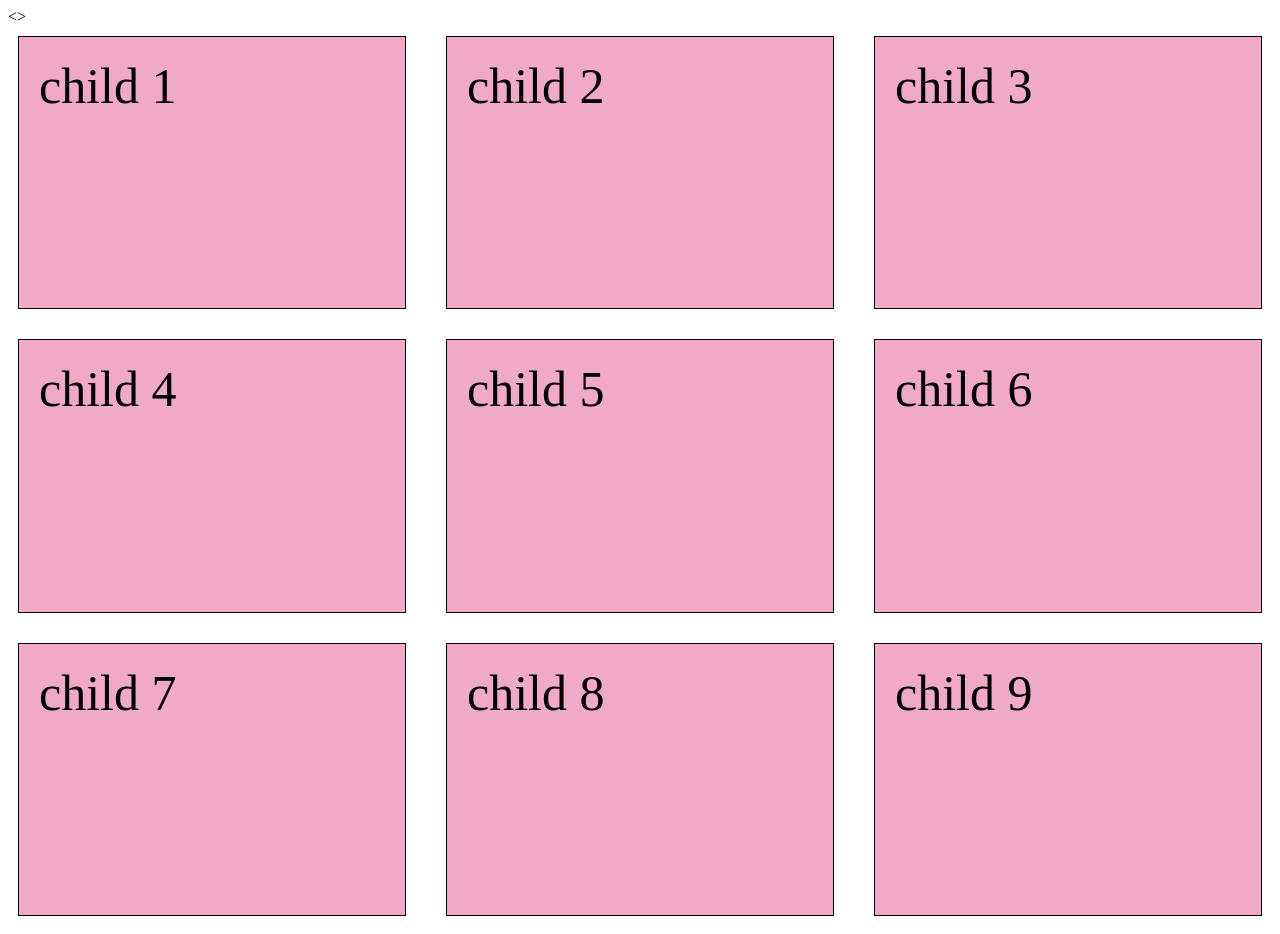
<file: cssgrid.html>
<!DOCTYPE html>
<html lang="en">
<>
    <meta charset="UTF-8">
    <meta name="viewport" content="width=device-width, initial-scale=1.0">
    <title>Grid</title>

    <style>

        .child{
            background-color: rgba(215, 23, 100, 0.367);
            border: 1px solid black;
            padding: 20px;
            font-size: 50px;
            margin: 10px;
        
        }
        .parent{
            display: grid;
            /* grid-template-columns: 200px 300px 500px; */
            /* grid-template-columns: 1fr 1fr 1fr; */
            grid-template-columns: repeat(3, 1fr);
            /* gap: 10px; */
            row-gap: 10px;
            column-gap: 20px;
            height: 100vh;
           
        }
</style>
</head>
<body>
       <div class="parent">
        <div class="child">child 1</div>
        <div class="child">child 2</div>
        <div class="child">child 3</div>
        <div class="child">child 4</div>
        <div class="child">child 5</div>
        <div class="child">child 6</div>
        <div class="child">child 7</div>
        <div class="child">child 8</div>
        <div class="child">child 9</div>
    </div>

</body>
</html>
</file>
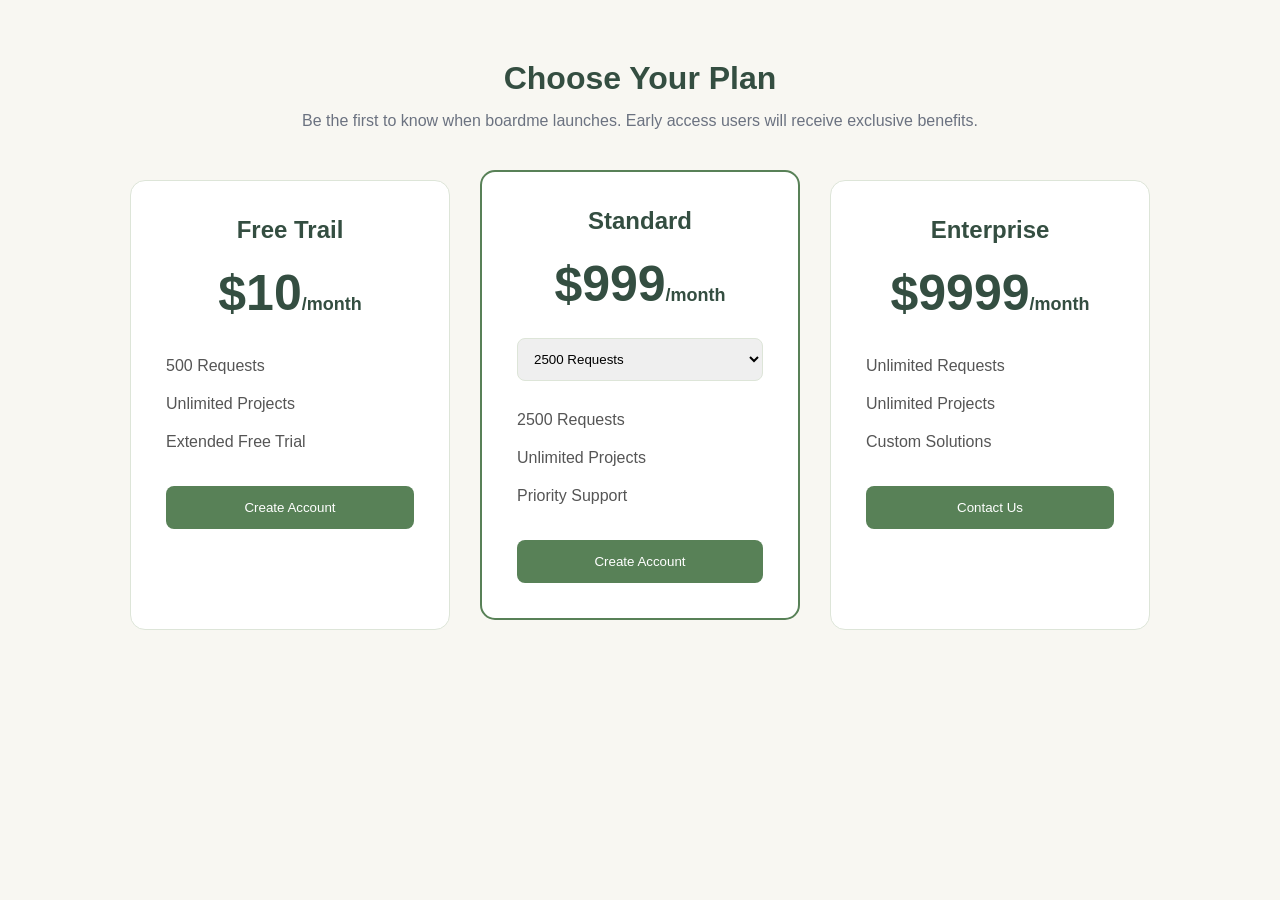
<file: demoflex.html>
<!DOCTYPE html>
<html>
<head>
    <title>Pricing Plans</title>
    <link rel="stylesheet" href="demoflexcss.css">
</head>
<body>

<div class="pricing-section">

    <h1>Choose Your Plan</h1>

    <p class="subtitle">
        Be the first to know when boardme launches.
        Early access users will receive exclusive benefits.
    </p>

    <div class="plans">

        <div class="card">
            <h2>Free Trail</h2>
            <h3>$10<span>/month</span></h3>

            <ul>
                <li>500 Requests</li>
                <li>Unlimited Projects</li>
                <li>Extended Free Trial</li>
            </ul>

            <button>Create Account</button>
        </div>

        <div class="card featured">
            <h2>Standard</h2>
            <h3>$999<span>/month</span></h3>

            <select>
                <option>2500 Requests</option>
                <option>5000 Requests</option>
                <option>10000 Requests</option>
            </select>

            <ul>
                <li>2500 Requests</li>
                <li>Unlimited Projects</li>
                <li>Priority Support</li>
            </ul>

            <button>Create Account</button>
        </div>

        <div class="card">
            <h2>Enterprise</h2>
            <h3>$9999<span>/month</span></h3>

            <ul>
                <li>Unlimited Requests</li>
                <li>Unlimited Projects</li>
                <li>Custom Solutions</li>
            </ul>

            <button>Contact Us</button>
        </div>

    </div>

</div>

</body>
</html>
</file>
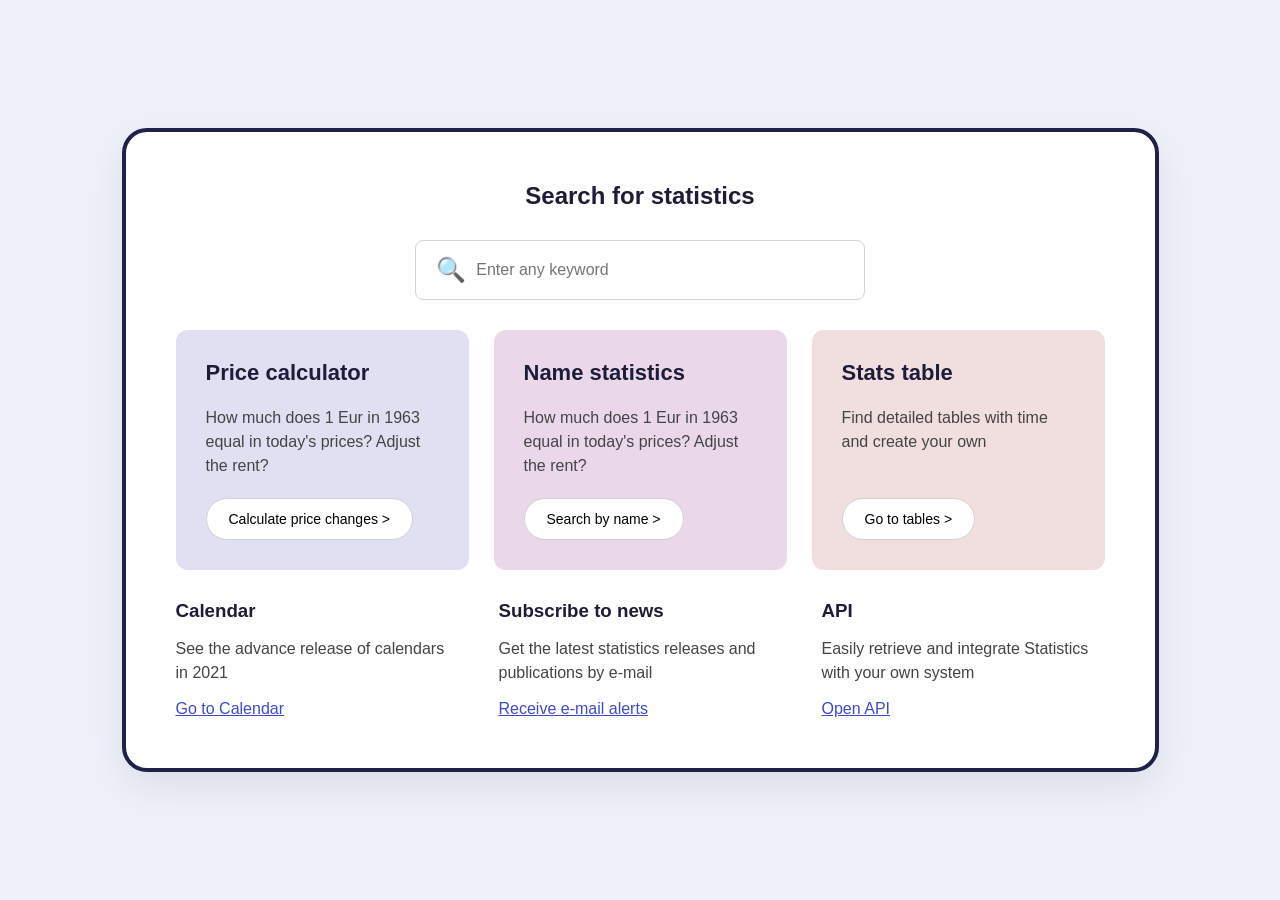
<file: demoGrid.html>
<!DOCTYPE html>
<html lang="en">
<head>
<meta charset="UTF-8">
<meta name="viewport" content="width=device-width, initial-scale=1.0">
<title>Statistics Dashboard</title>

<style>
*{
    margin:0;
    padding:0;
    box-sizing:border-box;
    font-family:Arial, Helvetica, sans-serif;
}

body{
    min-height:100vh;
    background:#eef0fa;

    display:grid;
    place-items:center;
    padding:30px;
}

.container{
    width:85%;
    max-width:1100px;
    background:#fff;
    border:4px solid #1f2148;
    border-radius:25px;
    padding:50px;

    display:grid;
    grid-template-columns:repeat(12,1fr);
    gap:30px;

    box-shadow:0 15px 40px rgba(0,0,0,0.08);
}

.container h2{
    grid-column:1/-1;
    text-align:center;
    color:#1d1d39;
}

.search-box{
    grid-column:4/10;

    border:1px solid #d5d5d5;
    border-radius:8px;
    padding:15px 20px;

    display:grid;
    grid-template-columns:40px 1fr;
    align-items:center;
}

.search-box span{
    font-size:24px;
    color:#888;
}

.search-box input{
    border:none;
    outline:none;
    font-size:16px;
    background:transparent;
}

.cards{
    grid-column:1/-1;

    display:grid;
    grid-template-columns:repeat(3,1fr);
    gap:25px;
}

.card{
    min-height:220px;
    padding:30px;
    border-radius:12px;

    display:grid;
    grid-template-rows:auto 1fr auto;
    gap:20px;
}

.card h3{
    font-size:22px;
    color:#1d1d39;
}

.card p{
    color:#444;
    line-height:1.5;
}

.card button{
    width:max-content;
    padding:12px 22px;
    border-radius:25px;
    border:1px solid #d2d2d2;
    background:#fff;
    cursor:pointer;
    font-size:14px;
}

.card1{
    background:#dfe0f1;
}

.card2{
    background:#ead8ea;
}

.card3{
    background:#f1dfdf;
}

.bottom-section{
    grid-column:1/-1;

    display:grid;
    grid-template-columns:repeat(3,1fr);
    gap:40px;
}

.bottom-section h3{
    color:#1d1d39;
    margin-bottom:15px;
}

.bottom-section p{
    color:#444;
    line-height:1.5;
    margin-bottom:15px;
}

.bottom-section a{
    color:#3d4cc9;
}

@media(max-width:768px){

    .container{
        width:95%;
        padding:25px;
    }

    .search-box{
        grid-column:1/-1;
    }

    .cards{
        grid-template-columns:1fr;
    }

    .bottom-section{
        grid-template-columns:1fr;
    }
}
</style>

</head>
<body>

<div class="container">

    <h2>Search for statistics</h2>

    <div class="search-box">
        <span>🔍</span>
        <input type="text" placeholder="Enter any keyword">
    </div>

    <div class="cards">

        <div class="card card1">
            <h3>Price calculator</h3>
            <p>
                How much does 1 Eur in 1963 equal in today's prices?
                Adjust the rent?
            </p>
            <button>Calculate price changes ></button>
        </div>

        <div class="card card2">
            <h3>Name statistics</h3>
            <p>
                How much does 1 Eur in 1963 equal in today's prices?
                Adjust the rent?
            </p>
            <button>Search by name ></button>
        </div>

        <div class="card card3">
            <h3>Stats table</h3>
            <p>
                Find detailed tables with time and create your own
            </p>
            <button>Go to tables ></button>
        </div>

    </div>

    <div class="bottom-section">

        <div>
            <h3>Calendar</h3>
            <p>See the advance release of calendars in 2021</p>
            <a href="#">Go to Calendar</a>
        </div>

        <div>
            <h3>Subscribe to news</h3>
            <p>
                Get the latest statistics releases and publications by e-mail
            </p>
            <a href="#">Receive e-mail alerts</a>
        </div>

        <div>
            <h3>API</h3>
            <p>
                Easily retrieve and integrate Statistics with your own system
            </p>
            <a href="#">Open API</a>
        </div>

    </div>

</div>

</body>
</html>
</file>
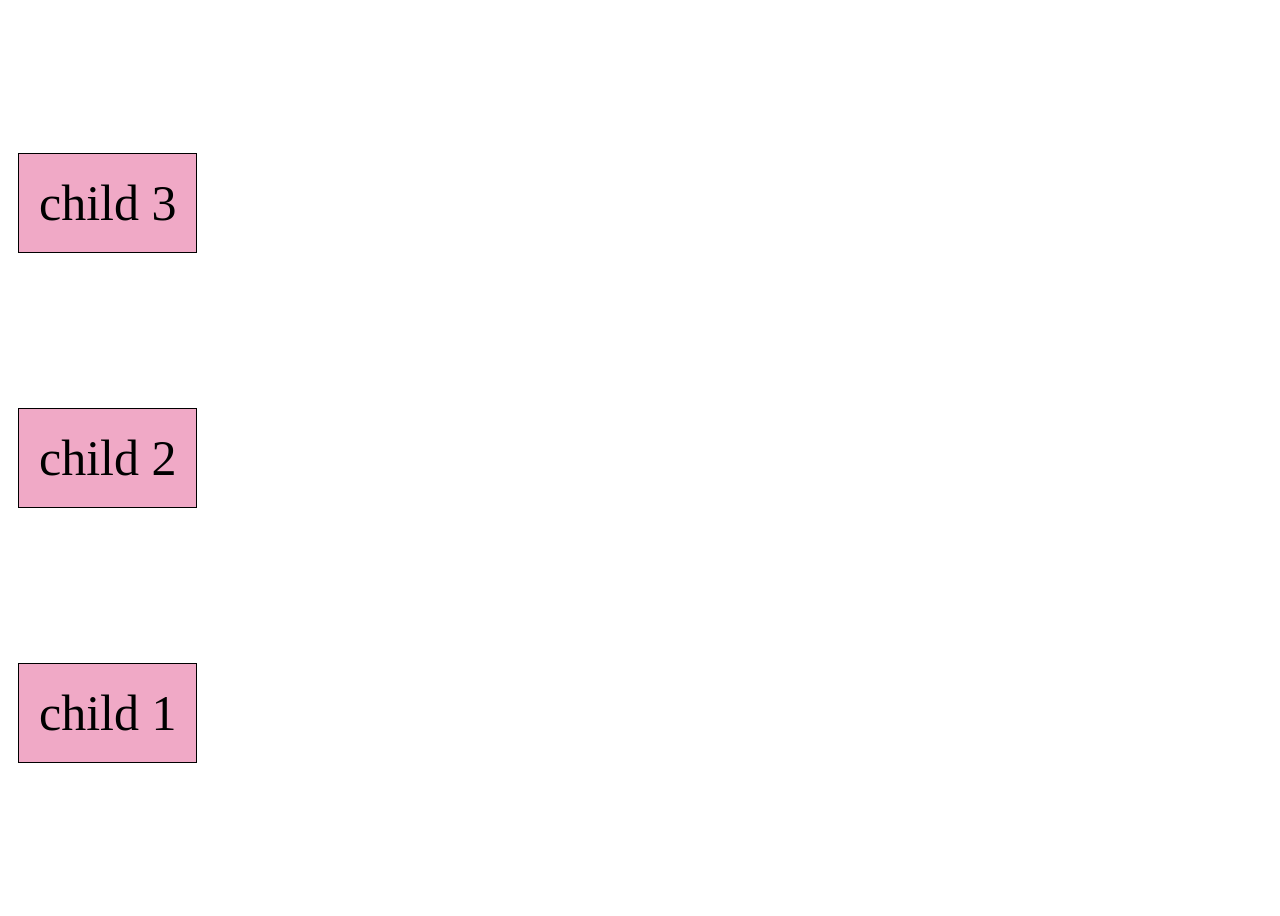
<file: flexbox.html>
<!DOCTYPE html>
<html lang="en">
<head>
    <meta charset="UTF-8">
    <meta name="viewport" content="width=device-width, initial-scale=1.0">
    <title>Flex Box</title>
</head>
    <style>

        .child{
            background-color: rgba(215, 23, 100, 0.367);
            border: 1px solid black;
            padding: 20px;
            font-size: 50px;
            margin: 10px;
        
        }

        .parent{
            display: flex;
            justify-content: space-evenly;
            align-items: flex-start;
            height: 100vh;
            flex-direction: column-reverse;
        }


    </style>
<body>
    

    <div class="parent">
        <div class="child">child 1</div>
        <div class="child">child 2</div>
        <div class="child">child 3</div>
    </div>

</body>
</html>
</file>
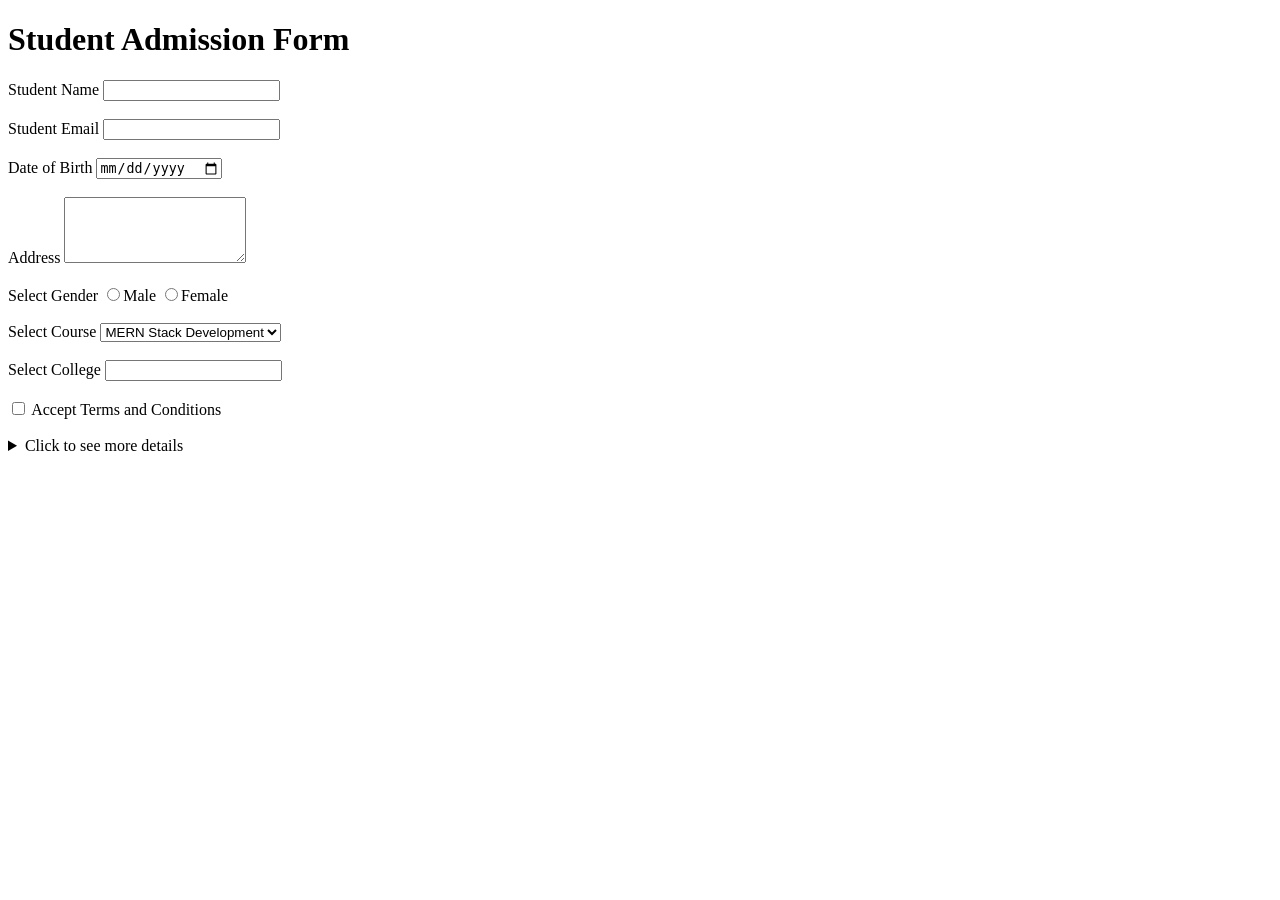
<file: form.html>
<!DOCTYPE html>
<html lang="en">
<head>
    <meta charset="UTF-8">
    <meta name="viewport" content="width=device-width, initial-scale=1.0">
    <title>Admission Form</title>
</head>
<body>
    <h1>
        Student Admission Form 
    </h1>

    <form>
        <label for="name">Student Name</label>
        <input type="text">

        <br>
        <br>
        
        <label for="email">Student Email</label>
        <input type="email">

        <br>
        <br>

        <label for="">Date of Birth</label>
        <input type="date">

        <br>
        <br>

        <label for="">Address</label>
        <textarea cols= "20" rows="4"></textarea>

        <br>
        <br>

        <label for="">Select Gender</label>
        <input type="radio" name="gender" >Male
        <input type="radio" name="gender" >Female

        <br>
        <br>

        <label for="course">Select Course</label>
        <select name="course">
            <option>MERN Stack Development</option>
            <option>Data Science</option>
            <option>Data Analysis</option>
            <option>Devops</option>
            <option>UI UX</option>
        </select>

        <br>
        <br>

        <label for="college">Select College</label>
        <input type="text" list="college">
        
            <datalist id="college">
                <option>SRMCEM</option>
                <option>Study Hall</option>
                <option>BBDITM</option>
                <option>NPGC</option>
                <option>BBAU</option>
                <option>LU</option>
                <option>Amity</option>
            </datalist>

        <br>
        <br>

        <input type="checkbox" id="terms">
        <label for="terms">Accept Terms and Conditions</label>

        <br>
        <br>

        <details>
            <summary>Click to see more details</summary>

            <p>Lorem ipsum dolor sit amet consectetur adipisicing elit. Quam sint corrupti non aliquid praesentium amet, repellat aliquam, sapiente consequatur, neque natus iste provident consequuntur possimus vel unde tempore quae a.</p>

        <br>
        <br>



        <button type="submit">Submit</button>

    </form>

    
</body>
</html>
</file>
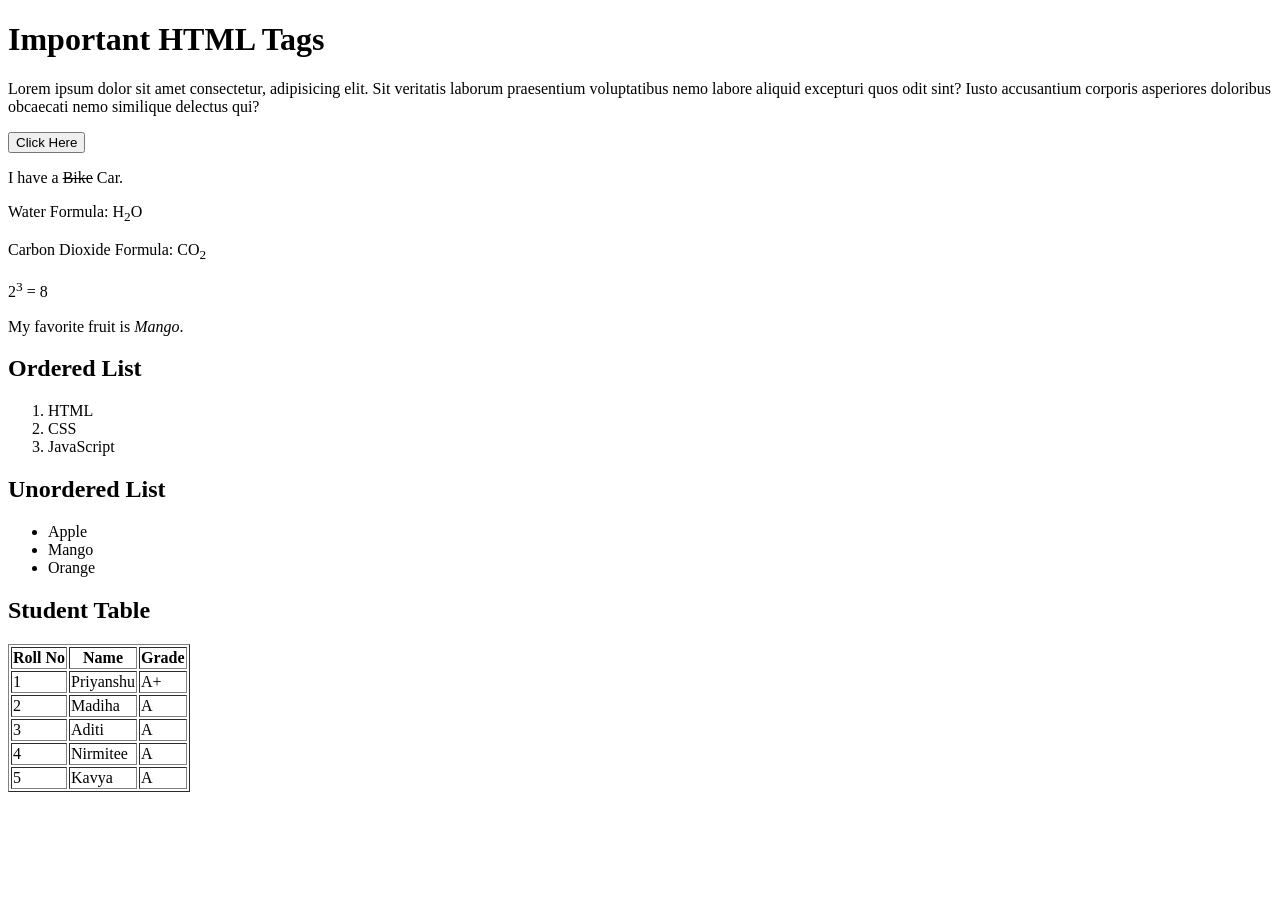
<file: list.html>
<!DOCTYPE html>
<html>
<head>
    <title>HTML Tags</title>
</head>
<body>

    <h1><b>Important HTML Tags</b></h1>

    <p>Lorem ipsum dolor sit amet consectetur, adipisicing elit. Sit veritatis laborum praesentium voluptatibus nemo labore aliquid excepturi quos odit sint? Iusto accusantium corporis asperiores doloribus obcaecati nemo similique delectus qui?</p>

    <button>Click Here</button>

    <p>I have a <del>Bike</del> Car.</p>

    <p>Water Formula: H<sub>2</sub>O</p>
    <p>Carbon Dioxide Formula: CO<sub>2</sub></p>

    <p>2<sup>3</sup> = 8</p>

    <p>My favorite fruit is <em>Mango</em>.</p>

    <h2>Ordered List</h2>
    <ol>
        <li>HTML</li>
        <li>CSS</li>
        <li>JavaScript</li>
    </ol>

    <h2>Unordered List</h2>
    <ul>
        <li>Apple</li>
        <li>Mango</li>
        <li>Orange</li>
    </ul>

    <h2>Student Table</h2>
    <table border ="1">
        <thead>
            <tr>
                <th>Roll No</th>
                <th>Name</th>
                <th>Grade</th>
            </tr>
        </thead>

        <tbody>
    
            <tr>
                <td>1</td>
                <td>Priyanshu</td>
                <td>A+</td>
            </tr>

            <tr>
                <td>2</td>
                <td>Madiha</td>
                <td>A</td>
            </tr>
            <tr>
                <td>3</td>
                <td>Aditi</td>
                <td>A</td>
            </tr>
            <tr>
                <td>4</td>
                <td>Nirmitee</td>
                <td>A</td>
            </tr>
            <tr>
                <td>5</td>
                <td>Kavya</td>
                <td>A</td>
            </tr>
        </tbody>
    </table>

</body>
</html>
</file>
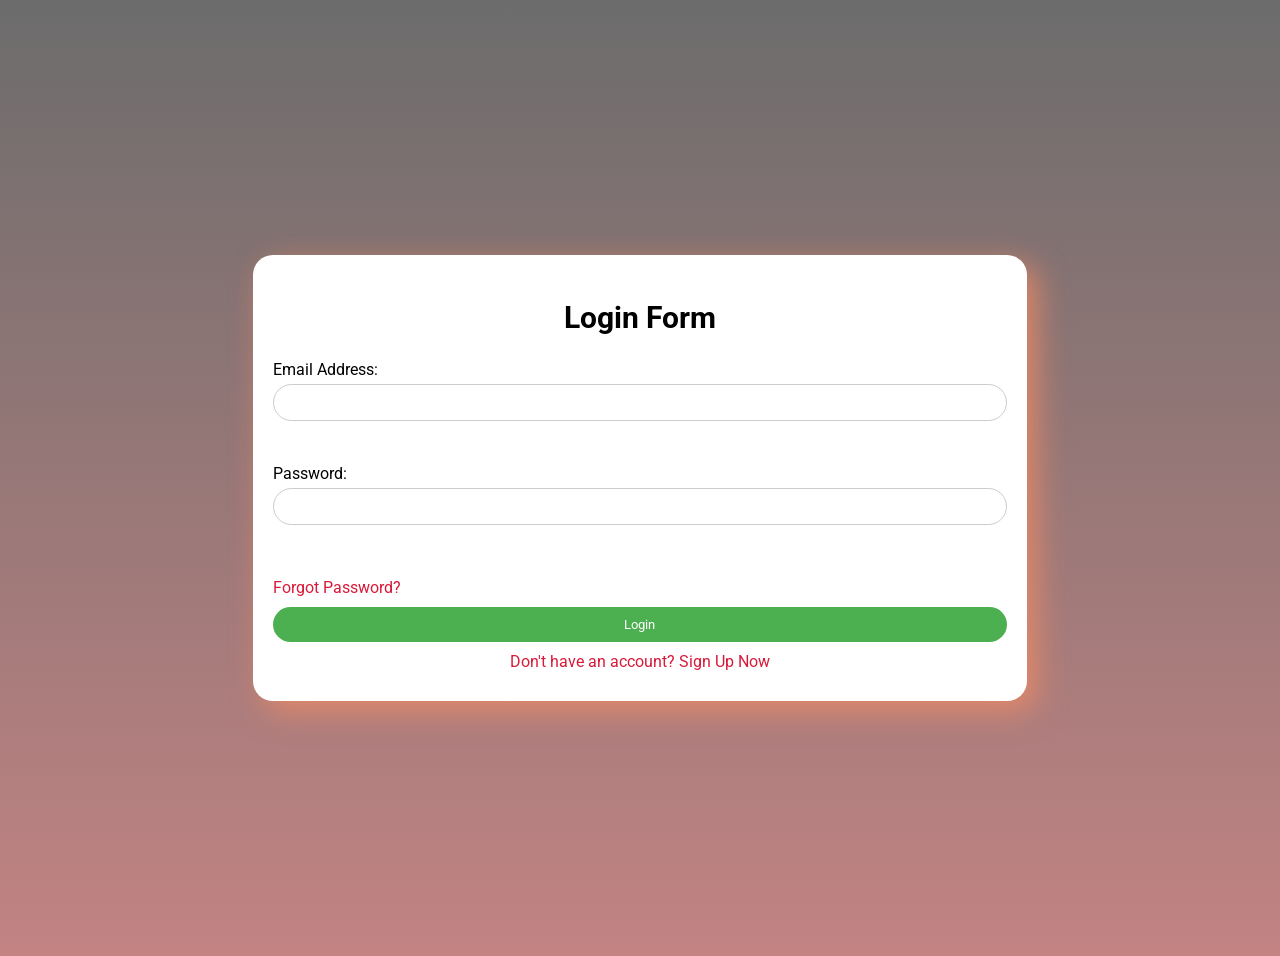
<file: login.html>
<!DOCTYPE html>
<html lang="en">
<head>
    <meta charset="UTF-8">
    <meta name="viewport" content="width=device-width, initial-scale=1.0">
    <title>Login Form</title>

    <link href="https://fonts.googleapis.com/css?family=Roboto:100,200,300,regular,500,600,700,800,900,100italic,200italic,300italic,italic,500italic,600italic,700italic,800italic,900italic" rel="stylesheet" />




    <style>
        *{
            font-family: 'Roboto';
        }
        .card{
            background-color: white;
            /* .card:2px solid black; */
            width: 60%;
            border-radius: 20px;
            padding: 20px;
            /* x offset, y offset, blur radius, spread radius, color */
            box-shadow: 10px 10px 30px 0 rgba(236, 138, 102, 0.86) ;

        }

        body{
            display: flex;
            justify-content: center;
            align-items: center;
            height: 100vh;
            /* background-color: rgba(237, 207, 211, 0.658); */
            border-radius: 20%;
            padding: 20px;
            /* background-image: linear-gradient(63deg, rgba(237, 207, 211, 0.658), rgba(236, 138, 102, 0.86), rgb(170, 182, 242)); */
            background-image: linear-gradient( rgba(0, 0, 0, 0.575) , rgba(133, 4, 4, 0.493)) , url(https://images8.alphacoders.com/135/thumb-350-1354199.webp);
            background-size: cover;

           
        }

        .form-title{
            text-align: center;
            font-size: 30px;
        }

        .text-input{
            display: block;
            width: 100%;
            padding: 10px 10px;
            border-radius: 50px;
            box-sizing: border-box;
            margin-top: 5px;
            margin-bottom: 5px;
            border: 1px solid #ccc;
            
        }
        .btn-submit{
            display: block;
            width: 100%;
            padding: 10px 10px;
            border-radius: 50px;
            box-sizing: border-box;
            margin-top: 10px;
            margin-bottom: 10px;
            background-color: #4CAF50;
            color: white;
            border: none;
            cursor: pointer;
        }
        .link{
            text-decoration: none;
            color: rgb(215, 26, 57);
            margin: 10px 0px;
            
        }

        .forget-link{
            display: block;
            text-align: left;
        }
        .signup-link{
            display: block;
            text-align: center;
        }

    </style>

</head>

<body>
    
    <div class="card">
        <!-- <h2>Login</h2> -->
        <h2 class="form-title">Login Form</h2>

        <form>
            <label for="Email">Email Address:</label>
            <input class="text-input" type="email">

            <br>
            <br>
            

            <label for="password">Password:</label>
            <input class="text-input" type="password">

            <br>
            <br>

            <a href="#" class="link forget-link">Forgot Password?</a>

            <button class="btn-submit">Login</button>

            <a href="#" class="link signup-link">
              Don't have an account? Sign Up Now
            </a>

        </form>
    </div>

</body>
</html>
</file>
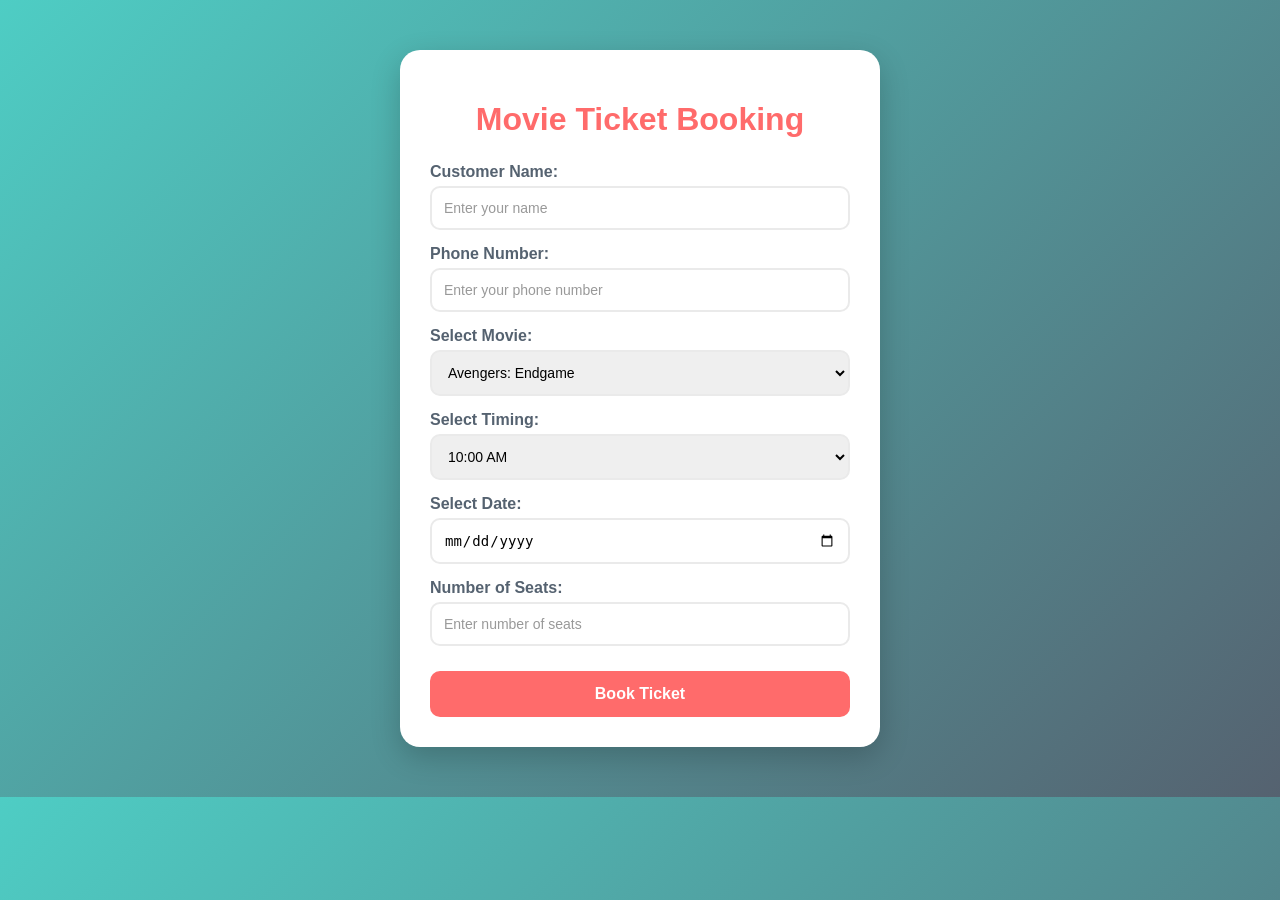
<file: movieticket.html>
<!DOCTYPE html>
<html>
<head>
    <title>Movie Ticket Booking</title>
    <link rel="stylesheet" href="ticketbooking.css">
    <style>
        body {
            font-family: Arial, sans-serif;
            background-color: #5c0b0b;
            margin: 0;
            padding: 0;
        }
    </style>
</head>
<body>

    <div class="container">
        <h1>Movie Ticket Booking</h1>

        <form>
            <label for="name">Customer Name:</label>
            <input type="text" id="name" placeholder="Enter your name" required>

            <label for="phone">Phone Number:</label>
            <input type="tel" id="phone" placeholder="Enter your phone number" required>

            <label for="movie">Select Movie:</label>
            <select id="movie">
                <option>Avengers: Endgame</option>
                <option>Spider-Man: No Way Home</option>
                <option>Interstellar</option>
                <option>Inception</option>
            </select>

            <label for="timing">Select Timing:</label>
            <select id="timing">
                <option>10:00 AM</option>
                <option>1:00 PM</option>
                <option>4:00 PM</option>
                <option>7:00 PM</option>
                <option>10:00 PM</option>
            </select>

            <label for="date">Select Date:</label>
            <input type="date" id="date">

            <label for="seats">Number of Seats:</label>
            <input type="number" id="seats" min="1" max="10" placeholder="Enter number of seats">

            <button type="submit">Book Ticket</button>
        </form>
    </div>

</body>
</html>
</file>
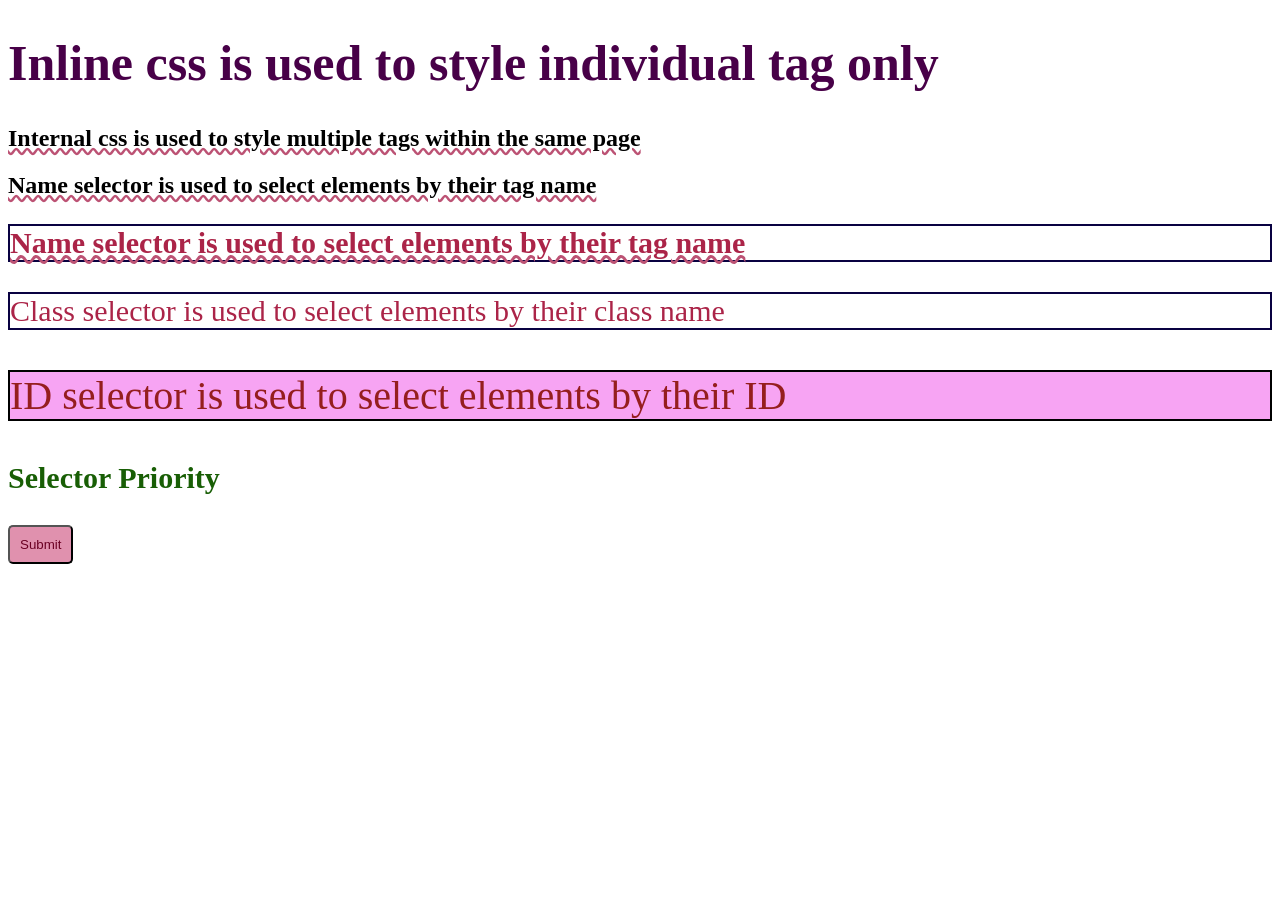
<file: usingcss.html>
<!DOCTYPE html>
<html lang="en">

<head>
    <meta charset="UTF-8">
    <meta name="viewport" content="width=device-width, initial-scale=1.0">
    <title>Using CSS</title>

    <link rel="stylesheet" href="style.css">

    <style>
        h2 {
            color: rgb(184, 238, 133) gb(255, 0, 230);
            font-size: 24px;
            text-decoration: wavy underline rgb(188, 82, 116);
            ;
        }

        .text {
            color: rgb(171, 36, 72);
            font-size: 30px;
            border: 2px solid rgb(9, 1, 65);
        }

        #mytext {
            background-color: rgb(247, 164, 243);
            color: rgb(149, 30, 30);
            font-size: 40px;
            border: 2px solid black;
        }

        h3 {
            color: rgb(24, 94, 5) !important;
            font-size: 49px;

        }

        .myclass {
            color: rgb(74, 47, 210);
            font-size: 30px;
        }

        #myid {
            color: rgb(114, 225, 136);
            font-size: 30px;
        }
    </style>
</head>

<body>

    <h1 style="color: rgb(72, 0, 72); font-size: 50px;">Inline css is used to style individual tag only</h1>

    <h2>Internal css is used to style multiple tags within the same page</h2>

    <h2>Name selector is used to select elements by their tag name</h2>
    <h2 class="text"> Name selector is used to select elements by their tag name</h2>

    <p class="text">Class selector is used to select elements by their class name</p>

    <p id="mytext">ID selector is used to select elements by their ID</p>

    <h3 class="myclass" id="myid" style="color: gold;">Selector Priority</h3>

    <button class="btn">Submit</button>

</body>

</html>
</file>
<file: demoflexcss.css>
*{
    margin:0;
    padding:0;
    box-sizing:border-box;
    font-family:Arial, sans-serif;
}

body{
    background:#F8F7F2;
    padding:60px 20px;
}

.pricing-section{
    max-width:1200px;
    margin:auto;
    text-align:center;
}

h1{
    color:#344E41;
    margin-bottom:15px;
}

.subtitle{
    color:#6B7280;
    margin-bottom:50px;
}

.plans{
    display:flex;
    justify-content:center;
    gap:30px;
    flex-wrap:wrap;
}

.card{
    width:320px;
    background:white;
    border-radius:15px;
    padding:35px;
    border:1px solid #DDE5D8;
}

.card h2{
    color:#344E41;
    margin-bottom:20px;
}

.card h3{
    font-size:50px;
    color:#344E41;
    margin-bottom:25px;
}

.card h3 span{
    font-size:18px;
}

.card select{
    width:100%;
    padding:12px;
    margin-bottom:20px;
    border:1px solid #DDE5D8;
    border-radius:8px;
}

.card ul{
    list-style:none;
    text-align:left;
    margin-bottom:25px;
}

.card ul li{
    padding:10px 0;
    color:#555;
}

.card button{
    width:100%;
    padding:14px;
    border:none;
    border-radius:8px;
    background:#588157;
    color:white;
    cursor:pointer;
}

.card button:hover{
    background:#3A5A40;
}

.featured{
    border:2px solid #588157;
    transform:translateY(-10px);
}
</file>
<file: ticketbooking.css>
body {
    font-family: 'Segoe UI', sans-serif;
    margin: 0;
    padding: 0;
    background: linear-gradient(135deg, #4ECDC4, #556270);
}

.container {
    width: 420px;
    margin: 50px auto;
    padding: 30px;
    background: #ffffff;
    border-radius: 20px;
    box-shadow: 0 10px 30px rgba(0,0,0,0.2);
}

h1 {
    text-align: center;
    color: #FF6B6B;
    margin-bottom: 25px;
}

label {
    display: block;
    margin-top: 15px;
    color: #556270;
    font-weight: 600;
}

input,
select {
    width: 100%;
    padding: 12px;
    margin-top: 5px;
    border: 2px solid #EAEAEA;
    border-radius: 10px;
    box-sizing: border-box;
    font-size: 14px;
}

input:focus,
select:focus {
    outline: none;
    border-color: #4ECDC4;
}

button {
    width: 100%;
    margin-top: 25px;
    padding: 14px;
    border: none;
    border-radius: 10px;
    background: #FF6B6B;
    color: white;
    font-size: 16px;
    font-weight: bold;
    cursor: pointer;
    transition: 0.3s;
}

button:hover {
    background: #ff5252;
    transform: translateY(-2px);
}

::placeholder {
    color: #999;
}
</file>
<file: style.css>
.btn{
    background-color: rgb(224, 145, 174);
    color: rgb(107, 0, 36);
    padding: 10px;
    border-radius: 5px;
}
</file>
